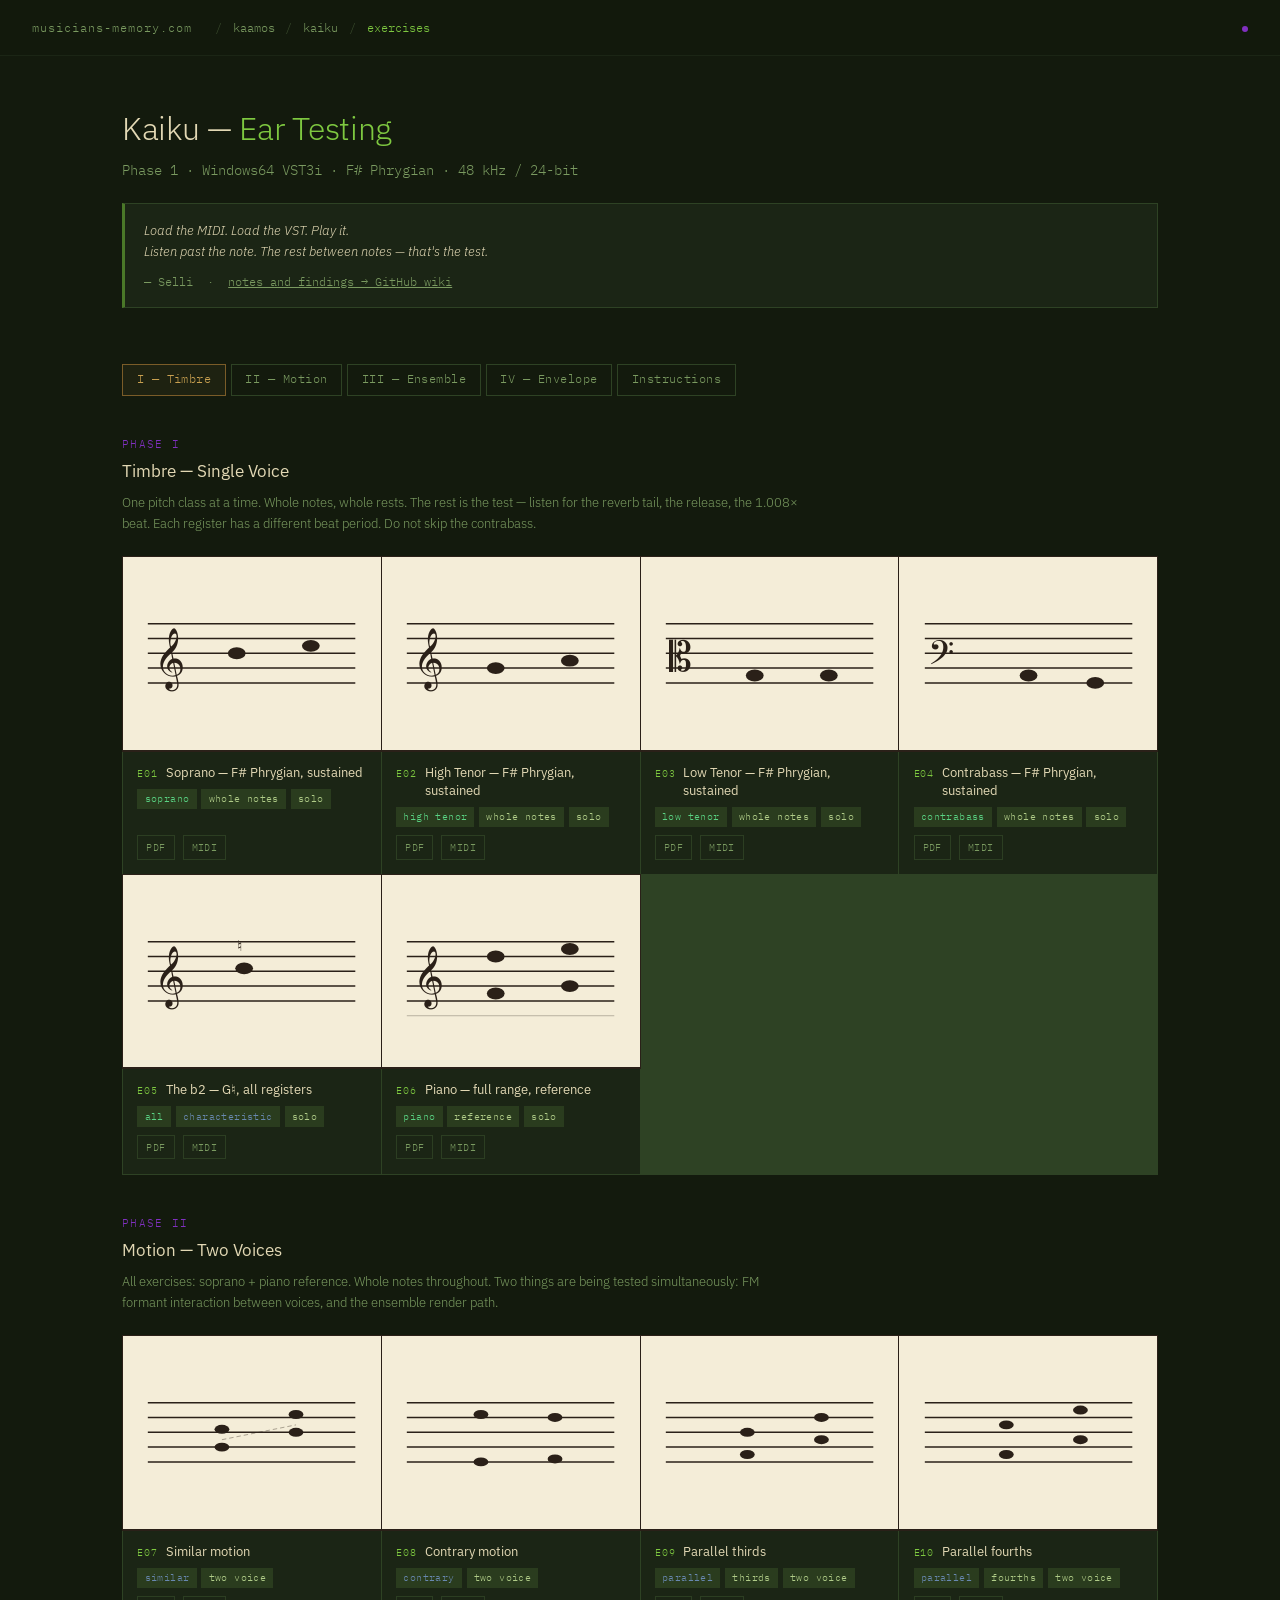
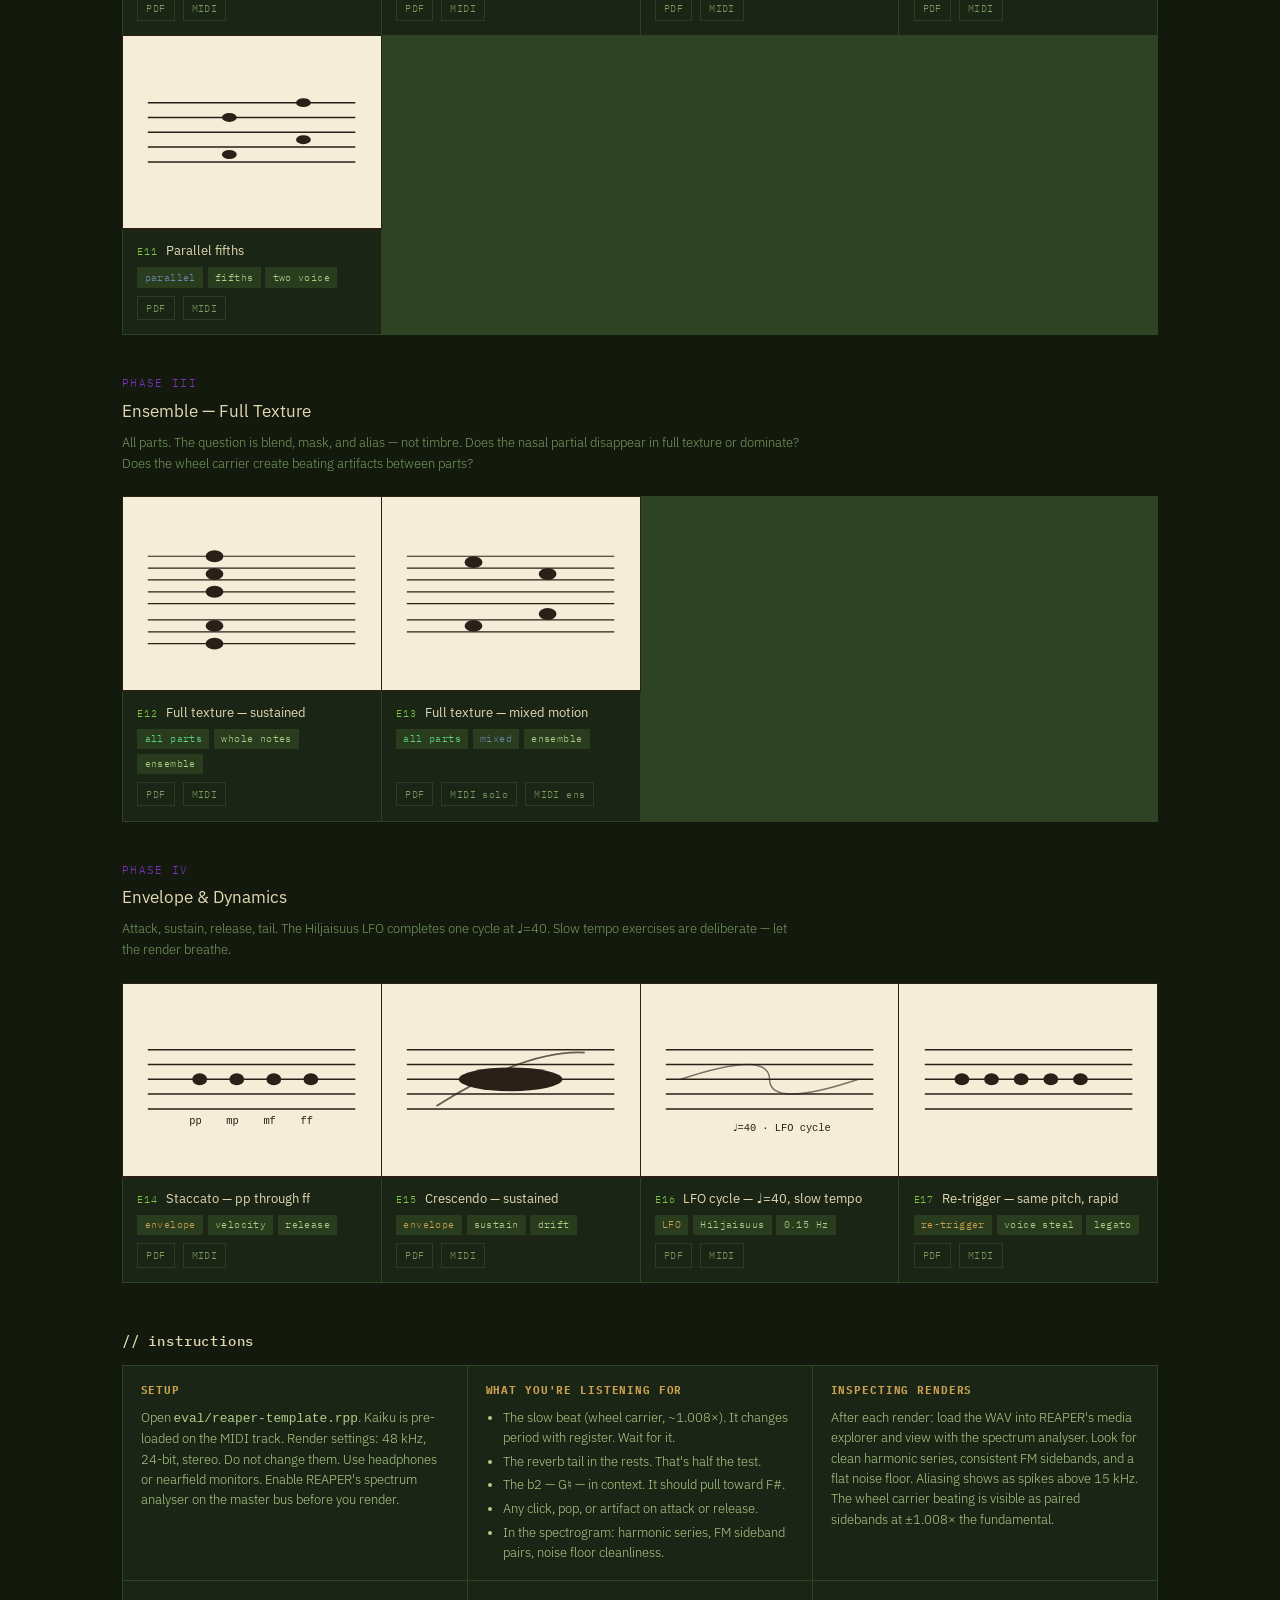
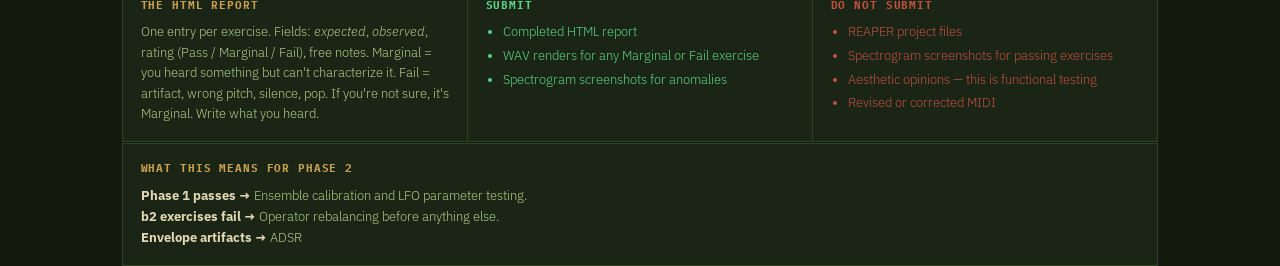
<file: eval/exercises/index.html>
<!DOCTYPE html>
<html lang="en">
<head>
  <meta charset="UTF-8">
  <meta name="viewport" content="width=device-width, initial-scale=1.0">
  <title>Kaiku / Ear Testing — musicians-memory.com</title>
  <link rel="preconnect" href="https://fonts.googleapis.com">
  <link href="https://fonts.googleapis.com/css2?family=IBM+Plex+Sans:wght@300;400;500&family=IBM+Plex+Mono:wght@400;500&display=swap" rel="stylesheet">
  <style>
    /* ── musicians-memory.com palette ───────────────────────────────────
       conservatory quad, just after rain. mountain town.
       dark wet moss to chocolate, bordered by asphalt.
       bone and spring on top. eagle's eye contrast where it counts.
    ──────────────────────────────────────────────────────────────────── */
    :root {
      /* ground — backgrounds */
      --quad-dark:     #131a0d;   /* dark wet moss — body */
      --quad-surface:  #1b2515;   /* card surface — moss, slightly lifted */
      --quad-warm:     #1e1810;   /* chocolate — warm alternate surface */
      --asphalt:       #1e1e24;   /* perimeter — the cops' ground */

      /* fosfori.css compat aliases */
      --metsä-yö:      #131a0d;
      --lehto-tumma:   #1b2515;
      --lehto-vaalea:  #2c3e22;

      /* borders */
      --card-border:   #2e4224;   /* moss edge — solid, visible */
      --card-border-sharp: #3e5830; /* hover / active edge */
      --asphalt-edge:  #2e2e38;   /* cop perimeter */

      /* foreground — high contrast */
      --bone:          #e2d8b4;   /* primary text — bone dry */
      --bone-bright:   #f0e8c8;   /* eagle's eye — sharp bone */
      --spring:        #7ec840;   /* fresh spring green — accent */
      --spring-dim:    #4a7828;   /* muted spring */
      --bluegrass:     #6888b0;   /* KY bluegrass wet — cool accent */

      /* carried: KaamOS signal colors */
      --amber:         #c8a050;
      --amber-dim:     #7a5c28;
      --station-green: #5ad484;   /* brighter — eagle's eye */
      --violet:        #8030c0;   /* Hiljaisuus — unchanged */

      /* text scale */
      --text-primary:  #e2d8b4;   /* bone */
      --text-dim:      #7a9a60;   /* readable spring-dim */
      --text-label:    #b0cc88;   /* label spring */

      /* surfaces */
      --card-bg:       #1b2515;
      --card-hover:    #243020;
      --tag-bg:        #2a3c1e;
      --thumb-bg:      #f4edd8;
      --thumb-ink:     #2a2018;

      --font-body: 'IBM Plex Sans', system-ui, sans-serif;
      --font-mono: 'IBM Plex Mono', 'Courier New', monospace;
    }

    *, *::before, *::after { box-sizing: border-box; margin: 0; padding: 0; }

    body {
      background-color: var(--quad-dark);
      color: var(--text-primary);
      font-family: var(--font-body);
      font-weight: 300;
      line-height: 1.55;
      min-height: 100vh;
    }

    /* ── site header ───────────────────────────────────────────────────── */
    .site-header {
      border-bottom: 1px solid var(--lehto-tumma);
      padding: 1.1rem 2rem;
      display: flex;
      align-items: baseline;
      gap: 1.2rem;
      position: sticky;
      top: 0;
      background: rgba(19, 26, 13, 0.94);
      backdrop-filter: blur(6px);
      z-index: 100;
    }

    .site-name {
      font-family: var(--font-mono);
      font-size: 0.78rem;
      color: var(--text-dim);
      letter-spacing: 0.08em;
      text-transform: lowercase;
    }

    .site-name a {
      color: inherit;
      text-decoration: none;
    }

    .site-name a:hover { color: var(--amber); }

    .breadcrumb {
      font-family: var(--font-mono);
      font-size: 0.78rem;
      color: var(--text-dim);
    }

    .breadcrumb .sep { margin: 0 0.3em; opacity: 0.4; }
    .breadcrumb .current { color: var(--spring); }

    .pulse {
      margin-left: auto;
      width: 6px;
      height: 6px;
      border-radius: 50%;
      background: var(--violet);
      animation: hiljaisuus-pulse 6.67s ease-in-out infinite;
    }

    @keyframes hiljaisuus-pulse {
      0%, 100% { opacity: 0.2; }
      50%       { opacity: 1; }
    }

    /* ── page header ───────────────────────────────────────────────────── */
    .page-header {
      padding: 3rem 2rem 1.5rem;
      max-width: 1100px;
      margin: 0 auto;
    }

    h1 {
      font-weight: 300;
      font-size: 2rem;
      letter-spacing: -0.01em;
      color: var(--text-primary);
    }

    h1 em {
      font-style: normal;
      color: var(--spring);
    }

    .page-subtitle {
      margin-top: 0.4rem;
      font-size: 0.85rem;
      color: var(--text-dim);
      font-family: var(--font-mono);
    }

    .page-meta {
      margin-top: 1.4rem;
      padding: 1rem 1.2rem;
      background: var(--card-bg);
      border: 1px solid var(--card-border);
      border-left: 3px solid var(--amber-dim);
      font-size: 0.82rem;
      color: var(--text-label);
      line-height: 1.6;
    }

    .page-meta strong { color: var(--text-primary); font-weight: 500; }

    /* ── phase nav ─────────────────────────────────────────────────────── */
    .phase-nav {
      max-width: 1100px;
      margin: 2rem auto 0;
      padding: 0 2rem;
      display: flex;
      gap: 0.3rem;
      flex-wrap: wrap;
    }

    .phase-tab {
      font-family: var(--font-mono);
      font-size: 0.75rem;
      padding: 0.35rem 0.85rem;
      border: 1px solid var(--card-border);
      background: transparent;
      color: var(--text-dim);
      cursor: pointer;
      text-decoration: none;
      letter-spacing: 0.04em;
      transition: all 0.15s;
    }

    .phase-tab:hover,
    .phase-tab.active {
      border-color: var(--amber-dim);
      color: var(--amber);
      background: rgba(200, 160, 80, 0.06);
    }

    /* ── section ───────────────────────────────────────────────────────── */
    .phase-section {
      max-width: 1100px;
      margin: 2.5rem auto 0;
      padding: 0 2rem;
    }

    .phase-label {
      font-family: var(--font-mono);
      font-size: 0.7rem;
      color: var(--violet);
      letter-spacing: 0.12em;
      text-transform: uppercase;
      margin-bottom: 0.3rem;
    }

    .phase-title {
      font-size: 1.05rem;
      font-weight: 400;
      color: var(--text-primary);
      margin-bottom: 0.6rem;
    }

    .phase-desc {
      font-size: 0.82rem;
      color: var(--text-dim);
      margin-bottom: 1.4rem;
      max-width: 680px;
    }

    /* ── exercise grid ─────────────────────────────────────────────────── */
    .exercise-grid {
      display: grid;
      grid-template-columns: repeat(auto-fill, minmax(230px, 1fr));
      gap: 1px;
      border: 1px solid var(--card-border);
      background: var(--card-border);
    }

    .exercise-card {
      background: var(--card-bg);
      display: flex;
      flex-direction: column;
      transition: background 0.15s;
    }

    .exercise-card:hover {
      background: var(--card-hover);
    }

    /* thumbnail */
    .thumb {
      width: 100%;
      aspect-ratio: 4 / 3;
      background: var(--thumb-bg);
      display: flex;
      align-items: center;
      justify-content: center;
      overflow: hidden;
      border-bottom: 1px solid var(--thumb-ink);
      outline: 1px solid var(--thumb-ink);
    }

    .thumb img {
      width: 100%;
      height: 100%;
      object-fit: cover;
      object-position: top center;
    }

    .thumb svg { width: 92%; opacity: 1; }

    /* near-black notation on parchment — overrides inline SVG attributes */
    .thumb svg line    { stroke: var(--thumb-ink) !important; }
    .thumb svg ellipse { fill:   var(--thumb-ink) !important; opacity: 1 !important; }
    .thumb svg text    { fill:   var(--thumb-ink) !important; opacity: 1 !important; }
    .thumb svg path    { stroke: var(--thumb-ink) !important; fill: none !important; }

    /* card body */
    .card-body {
      padding: 0.75rem 0.9rem 0.9rem;
      flex: 1;
      display: flex;
      flex-direction: column;
      gap: 0.5rem;
    }

    .card-top {
      display: flex;
      align-items: flex-start;
      justify-content: space-between;
      gap: 0.5rem;
    }

    .exercise-id {
      font-family: var(--font-mono);
      font-size: 0.65rem;
      color: var(--spring);
      letter-spacing: 0.08em;
      flex-shrink: 0;
      margin-top: 2px;
    }

    .card-title {
      font-size: 0.84rem;
      font-weight: 400;
      color: var(--text-primary);
      line-height: 1.35;
      flex: 1;
    }

    .tags {
      display: flex;
      flex-wrap: wrap;
      gap: 0.3rem;
    }

    .tag {
      font-family: var(--font-mono);
      font-size: 0.62rem;
      padding: 0.15rem 0.45rem;
      background: var(--tag-bg);
      color: var(--text-label);
      letter-spacing: 0.04em;
    }

    .tag.register { color: var(--station-green); }
    .tag.motion   { color: var(--bluegrass); }
    .tag.envelope { color: var(--amber); }

    /* links row */
    .card-links {
      margin-top: auto;
      display: flex;
      gap: 0.5rem;
      flex-wrap: wrap;
    }

    .card-links a {
      font-family: var(--font-mono);
      font-size: 0.65rem;
      color: var(--text-dim);
      text-decoration: none;
      padding: 0.2rem 0.5rem;
      border: 1px solid var(--lehto-vaalea);
      letter-spacing: 0.04em;
      transition: all 0.12s;
    }

    .card-links a:hover {
      color: var(--bone-bright);
      border-color: var(--card-border-sharp);
    }

    .card-links a.pdf:hover  { color: var(--spring); border-color: var(--spring-dim); }
    .card-links a.midi:hover { color: var(--bluegrass); border-color: var(--bluegrass); }

    /* ── instructions strip ────────────────────────────────────────────── */
    .instructions {
      max-width: 1100px;
      margin: 3rem auto 0;
      padding: 0 2rem;
    }

    .instructions h2 {
      font-size: 0.85rem;
      font-weight: 500;
      color: var(--text-primary);
      margin-bottom: 0.8rem;
      font-family: var(--font-mono);
      letter-spacing: 0.06em;
    }

    .instruction-cols {
      display: grid;
      grid-template-columns: repeat(auto-fill, minmax(280px, 1fr));
      gap: 1px;
      border: 1px solid var(--card-border);
      background: var(--card-border);
      margin-bottom: 1px;
    }

    .instr-block {
      background: var(--card-bg);
      padding: 1rem 1.1rem;
    }

    .instr-block h3 {
      font-family: var(--font-mono);
      font-size: 0.68rem;
      color: var(--amber);
      letter-spacing: 0.08em;
      text-transform: uppercase;
      margin-bottom: 0.55rem;
    }

    .instr-block p, .instr-block li {
      font-size: 0.8rem;
      color: var(--text-label);
      line-height: 1.6;
    }

    .instr-block ul { padding-left: 1.1em; }
    .instr-block li + li { margin-top: 0.2rem; }

    .instr-block .do   { color: var(--station-green); }
    .instr-block .dont { color: #c05040; }

    /* ── footer ────────────────────────────────────────────────────────── */
    footer {
      max-width: 1100px;
      margin: 3rem auto 2rem;
      padding: 1rem 2rem 0;
      border-top: 1px solid var(--lehto-tumma);
      display: flex;
      justify-content: space-between;
      align-items: center;
      font-family: var(--font-mono);
      font-size: 0.7rem;
      color: var(--text-dim);
    }

    footer a {
      color: var(--amber);
      text-decoration: none;
    }

    /* ── placeholder staff SVG ─────────────────────────────────────────── */
  </style>
</head>
<body>

<!-- ── site header ──────────────────────────────────────────────────── -->
<header class="site-header">
  <span class="site-name"><a href="/">musicians-memory.com</a></span>
  <span class="breadcrumb">
    <span class="sep">/</span> kaamos
    <span class="sep">/</span> kaiku
    <span class="sep">/</span> <span class="current">exercises</span>
  </span>
  <div class="pulse" title="Hiljaisuus — 0.15 Hz"></div>
</header>

<!-- ── page header ──────────────────────────────────────────────────── -->
<div class="page-header">
  <h1>Kaiku — <em>Ear Testing</em></h1>
  <p class="page-subtitle">Phase 1 · Windows64 VST3i · F# Phrygian · 48 kHz / 24-bit</p>

  <div class="page-meta" style="border-left-color: var(--spring-dim); font-style: italic; color: var(--text-primary);">
    Load the MIDI. Load the VST. Play it.<br>
    Listen past the note. The rest between notes — that's the test.<br>
    <span style="font-style: normal; font-family: var(--font-mono); font-size: 0.75rem; color: var(--text-dim); display: block; margin-top: 0.6rem;">— Selli &nbsp;·&nbsp; <a href="https://github.com/jmcgill-public/eerikki-muistaa/wiki" style="color: var(--text-dim);">notes and findings → GitHub wiki</a></span>
  </div>
</div>

<!-- ── phase nav ────────────────────────────────────────────────────── -->
<nav class="phase-nav">
  <a href="#phase-1" class="phase-tab active">I — Timbre</a>
  <a href="#phase-2" class="phase-tab">II — Motion</a>
  <a href="#phase-3" class="phase-tab">III — Ensemble</a>
  <a href="#phase-4" class="phase-tab">IV — Envelope</a>
  <a href="#instructions" class="phase-tab">Instructions</a>
</nav>

<!-- ══════════════════════════════════════════════════════════════════ -->
<!-- PHASE I — TIMBRE                                                   -->
<!-- ══════════════════════════════════════════════════════════════════ -->
<section class="phase-section" id="phase-1">
  <p class="phase-label">Phase I</p>
  <h2 class="phase-title">Timbre — Single Voice</h2>
  <p class="phase-desc">
    One pitch class at a time. Whole notes, whole rests. The rest is the test — listen for the reverb tail,
    the release, the 1.008× beat. Each register has a different beat period. Do not skip the contrabass.
  </p>

  <div class="exercise-grid">

    <!-- E01 -->
    <div class="exercise-card">
      <div class="thumb">
        <!-- replace with: <img src="sheets/E01-thumb.png" alt="E01 notation thumbnail"> -->
        <svg viewBox="0 0 160 80" xmlns="http://www.w3.org/2000/svg">
          <line x1="10" y1="20" x2="150" y2="20" stroke="#2a4a30" stroke-width="1"/>
          <line x1="10" y1="30" x2="150" y2="30" stroke="#2a4a30" stroke-width="1"/>
          <line x1="10" y1="40" x2="150" y2="40" stroke="#2a4a30" stroke-width="1"/>
          <line x1="10" y1="50" x2="150" y2="50" stroke="#2a4a30" stroke-width="1"/>
          <line x1="10" y1="60" x2="150" y2="60" stroke="#2a4a30" stroke-width="1"/>
          <text x="14" y="55" font-size="36" fill="#c8a050" font-family="serif" opacity="0.7">𝄞</text>
          <ellipse cx="70" cy="40" rx="6" ry="4" fill="#40c080" opacity="0.6"/>
          <ellipse cx="120" cy="35" rx="6" ry="4" fill="#40c080" opacity="0.6"/>
        </svg>
      </div>
      <div class="card-body">
        <div class="card-top">
          <span class="exercise-id">E01</span>
          <span class="card-title">Soprano — F# Phrygian, sustained</span>
        </div>
        <div class="tags">
          <span class="tag register">soprano</span>
          <span class="tag">whole notes</span>
          <span class="tag">solo</span>
        </div>
        <div class="card-links">
          <a href="sheets/E01.pdf" class="pdf">PDF</a>
          <a href="midi/E01-solo.mid" class="midi">MIDI</a>
        </div>
      </div>
    </div>

    <!-- E02 -->
    <div class="exercise-card">
      <div class="thumb">
        <svg viewBox="0 0 160 80" xmlns="http://www.w3.org/2000/svg">
          <line x1="10" y1="20" x2="150" y2="20" stroke="#2a4a30" stroke-width="1"/>
          <line x1="10" y1="30" x2="150" y2="30" stroke="#2a4a30" stroke-width="1"/>
          <line x1="10" y1="40" x2="150" y2="40" stroke="#2a4a30" stroke-width="1"/>
          <line x1="10" y1="50" x2="150" y2="50" stroke="#2a4a30" stroke-width="1"/>
          <line x1="10" y1="60" x2="150" y2="60" stroke="#2a4a30" stroke-width="1"/>
          <text x="14" y="55" font-size="36" fill="#c8a050" font-family="serif" opacity="0.7">𝄞</text>
          <ellipse cx="70" cy="50" rx="6" ry="4" fill="#40c080" opacity="0.6"/>
          <ellipse cx="120" cy="45" rx="6" ry="4" fill="#40c080" opacity="0.6"/>
        </svg>
      </div>
      <div class="card-body">
        <div class="card-top">
          <span class="exercise-id">E02</span>
          <span class="card-title">High Tenor — F# Phrygian, sustained</span>
        </div>
        <div class="tags">
          <span class="tag register">high tenor</span>
          <span class="tag">whole notes</span>
          <span class="tag">solo</span>
        </div>
        <div class="card-links">
          <a href="sheets/E02.pdf" class="pdf">PDF</a>
          <a href="midi/E02-solo.mid" class="midi">MIDI</a>
        </div>
      </div>
    </div>

    <!-- E03 -->
    <div class="exercise-card">
      <div class="thumb">
        <svg viewBox="0 0 160 80" xmlns="http://www.w3.org/2000/svg">
          <line x1="10" y1="20" x2="150" y2="20" stroke="#2a4a30" stroke-width="1"/>
          <line x1="10" y1="30" x2="150" y2="30" stroke="#2a4a30" stroke-width="1"/>
          <line x1="10" y1="40" x2="150" y2="40" stroke="#2a4a30" stroke-width="1"/>
          <line x1="10" y1="50" x2="150" y2="50" stroke="#2a4a30" stroke-width="1"/>
          <line x1="10" y1="60" x2="150" y2="60" stroke="#2a4a30" stroke-width="1"/>
          <text x="12" y="52" font-size="28" fill="#2a2018" font-family="serif">𝄡</text>
          <ellipse cx="70" cy="55" rx="6" ry="4" fill="#2a2018"/>
          <ellipse cx="120" cy="55" rx="6" ry="4" fill="#2a2018"/>
        </svg>
      </div>
      <div class="card-body">
        <div class="card-top">
          <span class="exercise-id">E03</span>
          <span class="card-title">Low Tenor — F# Phrygian, sustained</span>
        </div>
        <div class="tags">
          <span class="tag register">low tenor</span>
          <span class="tag">whole notes</span>
          <span class="tag">solo</span>
        </div>
        <div class="card-links">
          <a href="sheets/E03.pdf" class="pdf">PDF</a>
          <a href="midi/E03-solo.mid" class="midi">MIDI</a>
        </div>
      </div>
    </div>

    <!-- E04 -->
    <div class="exercise-card">
      <div class="thumb">
        <svg viewBox="0 0 160 80" xmlns="http://www.w3.org/2000/svg">
          <line x1="10" y1="20" x2="150" y2="20" stroke="#2a4a30" stroke-width="1"/>
          <line x1="10" y1="30" x2="150" y2="30" stroke="#2a4a30" stroke-width="1"/>
          <line x1="10" y1="40" x2="150" y2="40" stroke="#2a4a30" stroke-width="1"/>
          <line x1="10" y1="50" x2="150" y2="50" stroke="#2a4a30" stroke-width="1"/>
          <line x1="10" y1="60" x2="150" y2="60" stroke="#2a4a30" stroke-width="1"/>
          <text x="12" y="52" font-size="28" fill="#c8a050" font-family="serif" opacity="0.7">𝄢</text>
          <ellipse cx="80" cy="55" rx="6" ry="4" fill="#40c080" opacity="0.6"/>
          <ellipse cx="125" cy="60" rx="6" ry="4" fill="#40c080" opacity="0.6"/>
        </svg>
      </div>
      <div class="card-body">
        <div class="card-top">
          <span class="exercise-id">E04</span>
          <span class="card-title">Contrabass — F# Phrygian, sustained</span>
        </div>
        <div class="tags">
          <span class="tag register">contrabass</span>
          <span class="tag">whole notes</span>
          <span class="tag">solo</span>
        </div>
        <div class="card-links">
          <a href="sheets/E04.pdf" class="pdf">PDF</a>
          <a href="midi/E04-solo.mid" class="midi">MIDI</a>
        </div>
      </div>
    </div>

    <!-- E05 -->
    <div class="exercise-card">
      <div class="thumb">
        <svg viewBox="0 0 160 80" xmlns="http://www.w3.org/2000/svg">
          <line x1="10" y1="20" x2="150" y2="20" stroke="#2a4a30" stroke-width="1"/>
          <line x1="10" y1="30" x2="150" y2="30" stroke="#2a4a30" stroke-width="1"/>
          <line x1="10" y1="40" x2="150" y2="40" stroke="#2a4a30" stroke-width="1"/>
          <line x1="10" y1="50" x2="150" y2="50" stroke="#2a4a30" stroke-width="1"/>
          <line x1="10" y1="60" x2="150" y2="60" stroke="#2a4a30" stroke-width="1"/>
          <text x="14" y="55" font-size="36" fill="#c8a050" font-family="serif" opacity="0.7">𝄞</text>
          <ellipse cx="75" cy="38" rx="6" ry="4" fill="#8030c0" opacity="0.75"/>
          <text x="70" y="26" font-size="10" fill="#8030c0" font-family="serif" opacity="0.9">♮</text>
        </svg>
      </div>
      <div class="card-body">
        <div class="card-top">
          <span class="exercise-id">E05</span>
          <span class="card-title">The b2 — G♮, all registers</span>
        </div>
        <div class="tags">
          <span class="tag register">all</span>
          <span class="tag motion">characteristic</span>
          <span class="tag">solo</span>
        </div>
        <div class="card-links">
          <a href="sheets/E05.pdf" class="pdf">PDF</a>
          <a href="midi/E05-solo.mid" class="midi">MIDI</a>
        </div>
      </div>
    </div>

    <!-- E06 — Piano reference -->
    <div class="exercise-card">
      <div class="thumb">
        <svg viewBox="0 0 160 80" xmlns="http://www.w3.org/2000/svg">
          <line x1="10" y1="20" x2="150" y2="20" stroke="#2a4a30" stroke-width="1"/>
          <line x1="10" y1="30" x2="150" y2="30" stroke="#2a4a30" stroke-width="1"/>
          <line x1="10" y1="40" x2="150" y2="40" stroke="#2a4a30" stroke-width="1"/>
          <line x1="10" y1="50" x2="150" y2="50" stroke="#2a4a30" stroke-width="1"/>
          <line x1="10" y1="60" x2="150" y2="60" stroke="#2a4a30" stroke-width="1"/>
          <line x1="10" y1="70" x2="150" y2="70" stroke="#2a4a30" stroke-width="0.5" opacity="0.4"/>
          <text x="14" y="55" font-size="36" fill="#c8a050" font-family="serif" opacity="0.7">𝄞</text>
          <ellipse cx="70" cy="30" rx="6" ry="4" fill="#c8a050" opacity="0.5"/>
          <ellipse cx="70" cy="55" rx="6" ry="4" fill="#c8a050" opacity="0.5"/>
          <ellipse cx="120" cy="25" rx="6" ry="4" fill="#c8a050" opacity="0.5"/>
          <ellipse cx="120" cy="50" rx="6" ry="4" fill="#c8a050" opacity="0.5"/>
        </svg>
      </div>
      <div class="card-body">
        <div class="card-top">
          <span class="exercise-id">E06</span>
          <span class="card-title">Piano — full range, reference</span>
        </div>
        <div class="tags">
          <span class="tag register">piano</span>
          <span class="tag">reference</span>
          <span class="tag">solo</span>
        </div>
        <div class="card-links">
          <a href="sheets/E06.pdf" class="pdf">PDF</a>
          <a href="midi/E06-solo.mid" class="midi">MIDI</a>
        </div>
      </div>
    </div>

  </div>
</section>

<!-- ══════════════════════════════════════════════════════════════════ -->
<!-- PHASE II — MOTION                                                  -->
<!-- ══════════════════════════════════════════════════════════════════ -->
<section class="phase-section" id="phase-2">
  <p class="phase-label">Phase II</p>
  <h2 class="phase-title">Motion — Two Voices</h2>
  <p class="phase-desc">
    All exercises: soprano + piano reference. Whole notes throughout. Two things are being tested simultaneously:
    FM formant interaction between voices, and the ensemble render path.
  </p>

  <div class="exercise-grid">

    <div class="exercise-card">
      <div class="thumb">
        <svg viewBox="0 0 160 80" xmlns="http://www.w3.org/2000/svg">
          <line x1="10" y1="20" x2="150" y2="20" stroke="#2a4a30" stroke-width="1"/>
          <line x1="10" y1="30" x2="150" y2="30" stroke="#2a4a30" stroke-width="1"/>
          <line x1="10" y1="40" x2="150" y2="40" stroke="#2a4a30" stroke-width="1"/>
          <line x1="10" y1="50" x2="150" y2="50" stroke="#2a4a30" stroke-width="1"/>
          <line x1="10" y1="60" x2="150" y2="60" stroke="#2a4a30" stroke-width="1"/>
          <ellipse cx="60" cy="50" rx="5" ry="3" fill="#40c080" opacity="0.6"/>
          <ellipse cx="60" cy="38" rx="5" ry="3" fill="#c8a050" opacity="0.5"/>
          <ellipse cx="110" cy="40" rx="5" ry="3" fill="#40c080" opacity="0.6"/>
          <ellipse cx="110" cy="28" rx="5" ry="3" fill="#c8a050" opacity="0.5"/>
          <line x1="60" y1="45" x2="110" y2="35" stroke="#2a4a30" stroke-width="0.5" stroke-dasharray="3,2" opacity="0.5"/>
        </svg>
      </div>
      <div class="card-body">
        <div class="card-top">
          <span class="exercise-id">E07</span>
          <span class="card-title">Similar motion</span>
        </div>
        <div class="tags">
          <span class="tag motion">similar</span>
          <span class="tag">two voice</span>
        </div>
        <div class="card-links">
          <a href="sheets/E07.pdf" class="pdf">PDF</a>
          <a href="midi/E07-ensemble.mid" class="midi">MIDI</a>
        </div>
      </div>
    </div>

    <div class="exercise-card">
      <div class="thumb">
        <svg viewBox="0 0 160 80" xmlns="http://www.w3.org/2000/svg">
          <line x1="10" y1="20" x2="150" y2="20" stroke="#2a4a30" stroke-width="1"/>
          <line x1="10" y1="30" x2="150" y2="30" stroke="#2a4a30" stroke-width="1"/>
          <line x1="10" y1="40" x2="150" y2="40" stroke="#2a4a30" stroke-width="1"/>
          <line x1="10" y1="50" x2="150" y2="50" stroke="#2a4a30" stroke-width="1"/>
          <line x1="10" y1="60" x2="150" y2="60" stroke="#2a4a30" stroke-width="1"/>
          <ellipse cx="60" cy="60" rx="5" ry="3" fill="#40c080" opacity="0.6"/>
          <ellipse cx="60" cy="28" rx="5" ry="3" fill="#c8a050" opacity="0.5"/>
          <ellipse cx="110" cy="30" rx="5" ry="3" fill="#40c080" opacity="0.6"/>
          <ellipse cx="110" cy="58" rx="5" ry="3" fill="#c8a050" opacity="0.5"/>
        </svg>
      </div>
      <div class="card-body">
        <div class="card-top">
          <span class="exercise-id">E08</span>
          <span class="card-title">Contrary motion</span>
        </div>
        <div class="tags">
          <span class="tag motion">contrary</span>
          <span class="tag">two voice</span>
        </div>
        <div class="card-links">
          <a href="sheets/E08.pdf" class="pdf">PDF</a>
          <a href="midi/E08-ensemble.mid" class="midi">MIDI</a>
        </div>
      </div>
    </div>

    <div class="exercise-card">
      <div class="thumb">
        <svg viewBox="0 0 160 80" xmlns="http://www.w3.org/2000/svg">
          <line x1="10" y1="20" x2="150" y2="20" stroke="#2a4a30" stroke-width="1"/>
          <line x1="10" y1="30" x2="150" y2="30" stroke="#2a4a30" stroke-width="1"/>
          <line x1="10" y1="40" x2="150" y2="40" stroke="#2a4a30" stroke-width="1"/>
          <line x1="10" y1="50" x2="150" y2="50" stroke="#2a4a30" stroke-width="1"/>
          <line x1="10" y1="60" x2="150" y2="60" stroke="#2a4a30" stroke-width="1"/>
          <ellipse cx="65" cy="40" rx="5" ry="3" fill="#40c080" opacity="0.6"/>
          <ellipse cx="65" cy="55" rx="5" ry="3" fill="#c8a050" opacity="0.5"/>
          <ellipse cx="115" cy="30" rx="5" ry="3" fill="#40c080" opacity="0.6"/>
          <ellipse cx="115" cy="45" rx="5" ry="3" fill="#c8a050" opacity="0.5"/>
        </svg>
      </div>
      <div class="card-body">
        <div class="card-top">
          <span class="exercise-id">E09</span>
          <span class="card-title">Parallel thirds</span>
        </div>
        <div class="tags">
          <span class="tag motion">parallel</span>
          <span class="tag">thirds</span>
          <span class="tag">two voice</span>
        </div>
        <div class="card-links">
          <a href="sheets/E09.pdf" class="pdf">PDF</a>
          <a href="midi/E09-ensemble.mid" class="midi">MIDI</a>
        </div>
      </div>
    </div>

    <div class="exercise-card">
      <div class="thumb">
        <svg viewBox="0 0 160 80" xmlns="http://www.w3.org/2000/svg">
          <line x1="10" y1="20" x2="150" y2="20" stroke="#2a4a30" stroke-width="1"/>
          <line x1="10" y1="30" x2="150" y2="30" stroke="#2a4a30" stroke-width="1"/>
          <line x1="10" y1="40" x2="150" y2="40" stroke="#2a4a30" stroke-width="1"/>
          <line x1="10" y1="50" x2="150" y2="50" stroke="#2a4a30" stroke-width="1"/>
          <line x1="10" y1="60" x2="150" y2="60" stroke="#2a4a30" stroke-width="1"/>
          <ellipse cx="65" cy="35" rx="5" ry="3" fill="#40c080" opacity="0.6"/>
          <ellipse cx="65" cy="55" rx="5" ry="3" fill="#c8a050" opacity="0.5"/>
          <ellipse cx="115" cy="25" rx="5" ry="3" fill="#40c080" opacity="0.6"/>
          <ellipse cx="115" cy="45" rx="5" ry="3" fill="#c8a050" opacity="0.5"/>
        </svg>
      </div>
      <div class="card-body">
        <div class="card-top">
          <span class="exercise-id">E10</span>
          <span class="card-title">Parallel fourths</span>
        </div>
        <div class="tags">
          <span class="tag motion">parallel</span>
          <span class="tag">fourths</span>
          <span class="tag">two voice</span>
        </div>
        <div class="card-links">
          <a href="sheets/E10.pdf" class="pdf">PDF</a>
          <a href="midi/E10-ensemble.mid" class="midi">MIDI</a>
        </div>
      </div>
    </div>

    <div class="exercise-card">
      <div class="thumb">
        <svg viewBox="0 0 160 80" xmlns="http://www.w3.org/2000/svg">
          <line x1="10" y1="20" x2="150" y2="20" stroke="#2a4a30" stroke-width="1"/>
          <line x1="10" y1="30" x2="150" y2="30" stroke="#2a4a30" stroke-width="1"/>
          <line x1="10" y1="40" x2="150" y2="40" stroke="#2a4a30" stroke-width="1"/>
          <line x1="10" y1="50" x2="150" y2="50" stroke="#2a4a30" stroke-width="1"/>
          <line x1="10" y1="60" x2="150" y2="60" stroke="#2a4a30" stroke-width="1"/>
          <ellipse cx="65" cy="30" rx="5" ry="3" fill="#40c080" opacity="0.6"/>
          <ellipse cx="65" cy="55" rx="5" ry="3" fill="#c8a050" opacity="0.5"/>
          <ellipse cx="115" cy="20" rx="5" ry="3" fill="#40c080" opacity="0.6"/>
          <ellipse cx="115" cy="45" rx="5" ry="3" fill="#c8a050" opacity="0.5"/>
        </svg>
      </div>
      <div class="card-body">
        <div class="card-top">
          <span class="exercise-id">E11</span>
          <span class="card-title">Parallel fifths</span>
        </div>
        <div class="tags">
          <span class="tag motion">parallel</span>
          <span class="tag">fifths</span>
          <span class="tag">two voice</span>
        </div>
        <div class="card-links">
          <a href="sheets/E11.pdf" class="pdf">PDF</a>
          <a href="midi/E11-ensemble.mid" class="midi">MIDI</a>
        </div>
      </div>
    </div>

  </div>
</section>

<!-- ══════════════════════════════════════════════════════════════════ -->
<!-- PHASE III — ENSEMBLE                                               -->
<!-- ══════════════════════════════════════════════════════════════════ -->
<section class="phase-section" id="phase-3">
  <p class="phase-label">Phase III</p>
  <h2 class="phase-title">Ensemble — Full Texture</h2>
  <p class="phase-desc">
    All parts. The question is blend, mask, and alias — not timbre. Does the nasal partial
    disappear in full texture or dominate? Does the wheel carrier create beating artifacts between parts?
  </p>

  <div class="exercise-grid">

    <div class="exercise-card">
      <div class="thumb">
        <svg viewBox="0 0 160 80" xmlns="http://www.w3.org/2000/svg">
          <line x1="10" y1="15" x2="150" y2="15" stroke="#2a4a30" stroke-width="0.8"/>
          <line x1="10" y1="23" x2="150" y2="23" stroke="#2a4a30" stroke-width="0.8"/>
          <line x1="10" y1="31" x2="150" y2="31" stroke="#2a4a30" stroke-width="0.8"/>
          <line x1="10" y1="39" x2="150" y2="39" stroke="#2a4a30" stroke-width="0.8"/>
          <line x1="10" y1="47" x2="150" y2="47" stroke="#2a4a30" stroke-width="0.8"/>
          <line x1="10" y1="58" x2="150" y2="58" stroke="#2a4a30" stroke-width="0.8"/>
          <line x1="10" y1="66" x2="150" y2="66" stroke="#2a4a30" stroke-width="0.8"/>
          <line x1="10" y1="74" x2="150" y2="74" stroke="#2a4a30" stroke-width="0.8"/>
          <ellipse cx="55" cy="15" rx="6" ry="4" fill="#40c080" opacity="0.6"/>
          <ellipse cx="55" cy="27" rx="6" ry="4" fill="#40c080" opacity="0.5"/>
          <ellipse cx="55" cy="39" rx="6" ry="4" fill="#40c080" opacity="0.4"/>
          <ellipse cx="55" cy="62" rx="6" ry="4" fill="#c8a050" opacity="0.5"/>
          <ellipse cx="55" cy="74" rx="6" ry="4" fill="#c8a050" opacity="0.4"/>
        </svg>
      </div>
      <div class="card-body">
        <div class="card-top">
          <span class="exercise-id">E12</span>
          <span class="card-title">Full texture — sustained</span>
        </div>
        <div class="tags">
          <span class="tag register">all parts</span>
          <span class="tag">whole notes</span>
          <span class="tag">ensemble</span>
        </div>
        <div class="card-links">
          <a href="sheets/E12.pdf" class="pdf">PDF</a>
          <a href="midi/E12-ensemble.mid" class="midi">MIDI</a>
        </div>
      </div>
    </div>

    <div class="exercise-card">
      <div class="thumb">
        <svg viewBox="0 0 160 80" xmlns="http://www.w3.org/2000/svg">
          <line x1="10" y1="15" x2="150" y2="15" stroke="#2a4a30" stroke-width="0.8"/>
          <line x1="10" y1="23" x2="150" y2="23" stroke="#2a4a30" stroke-width="0.8"/>
          <line x1="10" y1="31" x2="150" y2="31" stroke="#2a4a30" stroke-width="0.8"/>
          <line x1="10" y1="39" x2="150" y2="39" stroke="#2a4a30" stroke-width="0.8"/>
          <line x1="10" y1="47" x2="150" y2="47" stroke="#2a4a30" stroke-width="0.8"/>
          <line x1="10" y1="58" x2="150" y2="58" stroke="#2a4a30" stroke-width="0.8"/>
          <line x1="10" y1="66" x2="150" y2="66" stroke="#2a4a30" stroke-width="0.8"/>
          <ellipse cx="55" cy="19" rx="6" ry="4" fill="#40c080" opacity="0.6"/>
          <ellipse cx="55" cy="62" rx="6" ry="4" fill="#c8a050" opacity="0.5"/>
          <ellipse cx="105" cy="27" rx="6" ry="4" fill="#40c080" opacity="0.6"/>
          <ellipse cx="105" cy="54" rx="6" ry="4" fill="#c8a050" opacity="0.5"/>
        </svg>
      </div>
      <div class="card-body">
        <div class="card-top">
          <span class="exercise-id">E13</span>
          <span class="card-title">Full texture — mixed motion</span>
        </div>
        <div class="tags">
          <span class="tag register">all parts</span>
          <span class="tag motion">mixed</span>
          <span class="tag">ensemble</span>
        </div>
        <div class="card-links">
          <a href="sheets/E13.pdf" class="pdf">PDF</a>
          <a href="midi/E13-solo.mid" class="midi">MIDI solo</a>
          <a href="midi/E13-ensemble.mid" class="midi">MIDI ens</a>
        </div>
      </div>
    </div>

  </div>
</section>

<!-- ══════════════════════════════════════════════════════════════════ -->
<!-- PHASE IV — ENVELOPE                                                -->
<!-- ══════════════════════════════════════════════════════════════════ -->
<section class="phase-section" id="phase-4">
  <p class="phase-label">Phase IV</p>
  <h2 class="phase-title">Envelope & Dynamics</h2>
  <p class="phase-desc">
    Attack, sustain, release, tail. The Hiljaisuus LFO completes one cycle at ♩=40.
    Slow tempo exercises are deliberate — let the render breathe.
  </p>

  <div class="exercise-grid">

    <div class="exercise-card">
      <div class="thumb">
        <svg viewBox="0 0 160 80" xmlns="http://www.w3.org/2000/svg">
          <line x1="10" y1="20" x2="150" y2="20" stroke="#2a4a30" stroke-width="1"/>
          <line x1="10" y1="30" x2="150" y2="30" stroke="#2a4a30" stroke-width="1"/>
          <line x1="10" y1="40" x2="150" y2="40" stroke="#2a4a30" stroke-width="1"/>
          <line x1="10" y1="50" x2="150" y2="50" stroke="#2a4a30" stroke-width="1"/>
          <line x1="10" y1="60" x2="150" y2="60" stroke="#2a4a30" stroke-width="1"/>
          <ellipse cx="45" cy="40" rx="5" ry="4" fill="#8030c0" opacity="0.6"/>
          <ellipse cx="70" cy="40" rx="5" ry="4" fill="#8030c0" opacity="0.7"/>
          <ellipse cx="95" cy="40" rx="5" ry="4" fill="#8030c0" opacity="0.85"/>
          <ellipse cx="120" cy="40" rx="5" ry="4" fill="#8030c0" opacity="1"/>
          <text x="38" y="70" font-size="7" fill="#6a8a70" font-family="monospace">pp</text>
          <text x="63" y="70" font-size="7" fill="#6a8a70" font-family="monospace">mp</text>
          <text x="88" y="70" font-size="7" fill="#6a8a70" font-family="monospace">mf</text>
          <text x="113" y="70" font-size="7" fill="#6a8a70" font-family="monospace">ff</text>
        </svg>
      </div>
      <div class="card-body">
        <div class="card-top">
          <span class="exercise-id">E14</span>
          <span class="card-title">Staccato — pp through ff</span>
        </div>
        <div class="tags">
          <span class="tag envelope">envelope</span>
          <span class="tag">velocity</span>
          <span class="tag">release</span>
        </div>
        <div class="card-links">
          <a href="sheets/E14.pdf" class="pdf">PDF</a>
          <a href="midi/E14-solo.mid" class="midi">MIDI</a>
        </div>
      </div>
    </div>

    <div class="exercise-card">
      <div class="thumb">
        <svg viewBox="0 0 160 80" xmlns="http://www.w3.org/2000/svg">
          <line x1="10" y1="20" x2="150" y2="20" stroke="#2a4a30" stroke-width="1"/>
          <line x1="10" y1="30" x2="150" y2="30" stroke="#2a4a30" stroke-width="1"/>
          <line x1="10" y1="40" x2="150" y2="40" stroke="#2a4a30" stroke-width="1"/>
          <line x1="10" y1="50" x2="150" y2="50" stroke="#2a4a30" stroke-width="1"/>
          <line x1="10" y1="60" x2="150" y2="60" stroke="#2a4a30" stroke-width="1"/>
          <path d="M30,58 Q90,20 130,22" stroke="#8030c0" stroke-width="1.2" fill="none" opacity="0.7"/>
          <ellipse cx="80" cy="40" rx="35" ry="8" fill="#8030c0" opacity="0.08"/>
        </svg>
      </div>
      <div class="card-body">
        <div class="card-top">
          <span class="exercise-id">E15</span>
          <span class="card-title">Crescendo — sustained</span>
        </div>
        <div class="tags">
          <span class="tag envelope">envelope</span>
          <span class="tag">sustain</span>
          <span class="tag">drift</span>
        </div>
        <div class="card-links">
          <a href="sheets/E15.pdf" class="pdf">PDF</a>
          <a href="midi/E15-solo.mid" class="midi">MIDI</a>
        </div>
      </div>
    </div>

    <div class="exercise-card">
      <div class="thumb">
        <svg viewBox="0 0 160 80" xmlns="http://www.w3.org/2000/svg">
          <line x1="10" y1="20" x2="150" y2="20" stroke="#2a4a30" stroke-width="1"/>
          <line x1="10" y1="30" x2="150" y2="30" stroke="#2a4a30" stroke-width="1"/>
          <line x1="10" y1="40" x2="150" y2="40" stroke="#2a4a30" stroke-width="1"/>
          <line x1="10" y1="50" x2="150" y2="50" stroke="#2a4a30" stroke-width="1"/>
          <line x1="10" y1="60" x2="150" y2="60" stroke="#2a4a30" stroke-width="1"/>
          <path d="M20,40 Q80,20 80,40 Q80,60 140,40" stroke="#8030c0" stroke-width="1" fill="none" opacity="0.6"/>
          <text x="55" y="75" font-size="7" fill="#8030c0" font-family="monospace">♩=40 · LFO cycle</text>
        </svg>
      </div>
      <div class="card-body">
        <div class="card-top">
          <span class="exercise-id">E16</span>
          <span class="card-title">LFO cycle — ♩=40, slow tempo</span>
        </div>
        <div class="tags">
          <span class="tag envelope">LFO</span>
          <span class="tag">Hiljaisuus</span>
          <span class="tag">0.15 Hz</span>
        </div>
        <div class="card-links">
          <a href="sheets/E16.pdf" class="pdf">PDF</a>
          <a href="midi/E16-solo.mid" class="midi">MIDI</a>
        </div>
      </div>
    </div>

    <div class="exercise-card">
      <div class="thumb">
        <svg viewBox="0 0 160 80" xmlns="http://www.w3.org/2000/svg">
          <line x1="10" y1="20" x2="150" y2="20" stroke="#2a4a30" stroke-width="1"/>
          <line x1="10" y1="30" x2="150" y2="30" stroke="#2a4a30" stroke-width="1"/>
          <line x1="10" y1="40" x2="150" y2="40" stroke="#2a4a30" stroke-width="1"/>
          <line x1="10" y1="50" x2="150" y2="50" stroke="#2a4a30" stroke-width="1"/>
          <line x1="10" y1="60" x2="150" y2="60" stroke="#2a4a30" stroke-width="1"/>
          <ellipse cx="35" cy="40" rx="5" ry="4" fill="#c8a050" opacity="0.5"/>
          <ellipse cx="55" cy="40" rx="5" ry="4" fill="#c8a050" opacity="0.7"/>
          <ellipse cx="75" cy="40" rx="5" ry="4" fill="#c8a050" opacity="0.9"/>
          <ellipse cx="95" cy="40" rx="5" ry="4" fill="#c8a050" opacity="0.7"/>
          <ellipse cx="115" cy="40" rx="5" ry="4" fill="#c8a050" opacity="0.5"/>
        </svg>
      </div>
      <div class="card-body">
        <div class="card-top">
          <span class="exercise-id">E17</span>
          <span class="card-title">Re-trigger — same pitch, rapid</span>
        </div>
        <div class="tags">
          <span class="tag envelope">re-trigger</span>
          <span class="tag">voice steal</span>
          <span class="tag">legato</span>
        </div>
        <div class="card-links">
          <a href="sheets/E17.pdf" class="pdf">PDF</a>
          <a href="midi/E17-solo.mid" class="midi">MIDI</a>
        </div>
      </div>
    </div>

  </div>
</section>

<!-- ══════════════════════════════════════════════════════════════════ -->
<!-- INSTRUCTIONS                                                        -->
<!-- ══════════════════════════════════════════════════════════════════ -->
<section class="instructions" id="instructions">
  <h2>// instructions</h2>
  <div class="instruction-cols">

    <div class="instr-block">
      <h3>Setup</h3>
      <p>Open <code>eval/reaper-template.rpp</code>. Kaiku is pre-loaded on the MIDI track.
      Render settings: 48 kHz, 24-bit, stereo. Do not change them.
      Use headphones or nearfield monitors. Enable REAPER's spectrum analyser on the master bus before you render.</p>
    </div>

    <div class="instr-block">
      <h3>What you're listening for</h3>
      <ul>
        <li>The slow beat (wheel carrier, ~1.008×). It changes period with register. Wait for it.</li>
        <li>The reverb tail in the rests. That's half the test.</li>
        <li>The b2 — G♮ — in context. It should pull toward F#.</li>
        <li>Any click, pop, or artifact on attack or release.</li>
        <li>In the spectrogram: harmonic series, FM sideband pairs, noise floor cleanliness.</li>
      </ul>
    </div>

    <div class="instr-block">
      <h3>Inspecting renders</h3>
      <p>After each render: load the WAV into REAPER's media explorer and view with the spectrum analyser.
      Look for clean harmonic series, consistent FM sidebands, and a flat noise floor.
      Aliasing shows as spikes above 15 kHz. The wheel carrier beating is visible as paired sidebands at ±1.008× the fundamental.</p>
    </div>

    <div class="instr-block">
      <h3>The HTML report</h3>
      <p>One entry per exercise. Fields: <em>expected</em>, <em>observed</em>, rating (Pass / Marginal / Fail), free notes.
      Marginal = you heard something but can't characterize it. Fail = artifact, wrong pitch, silence, pop.
      If you're not sure, it's Marginal. Write what you heard.</p>
    </div>

    <div class="instr-block">
      <h3 class="do">Submit</h3>
      <ul>
        <li class="do">Completed HTML report</li>
        <li class="do">WAV renders for any Marginal or Fail exercise</li>
        <li class="do">Spectrogram screenshots for anomalies</li>
      </ul>
    </div>

    <div class="instr-block">
      <h3 class="dont">Do not submit</h3>
      <ul>
        <li class="dont">REAPER project files</li>
        <li class="dont">Spectrogram screenshots for passing exercises</li>
        <li class="dont">Aesthetic opinions — this is functional testing</li>
        <li class="dont">Revised or corrected MIDI</li>
      </ul>
    </div>

  </div>

  <div class="instr-block" style="margin-top:1px; border:1px solid var(--card-border); background:var(--card-bg); padding:1rem 1.1rem;">
    <h3>What this means for Phase 2</h3>
    <p style="font-size:0.8rem; color:var(--text-label); line-height:1.65;">
      <strong style="color:var(--text-primary);">Phase 1 passes →</strong> Ensemble calibration and LFO parameter testing.<br>
      <strong style="color:var(--text-primary);">b2 exercises fail →</strong> Operator rebalancing before anything else.<br>
      <strong style="color:var(--text-primary);">Envelope artifacts →</strong> ADSR
</file>
